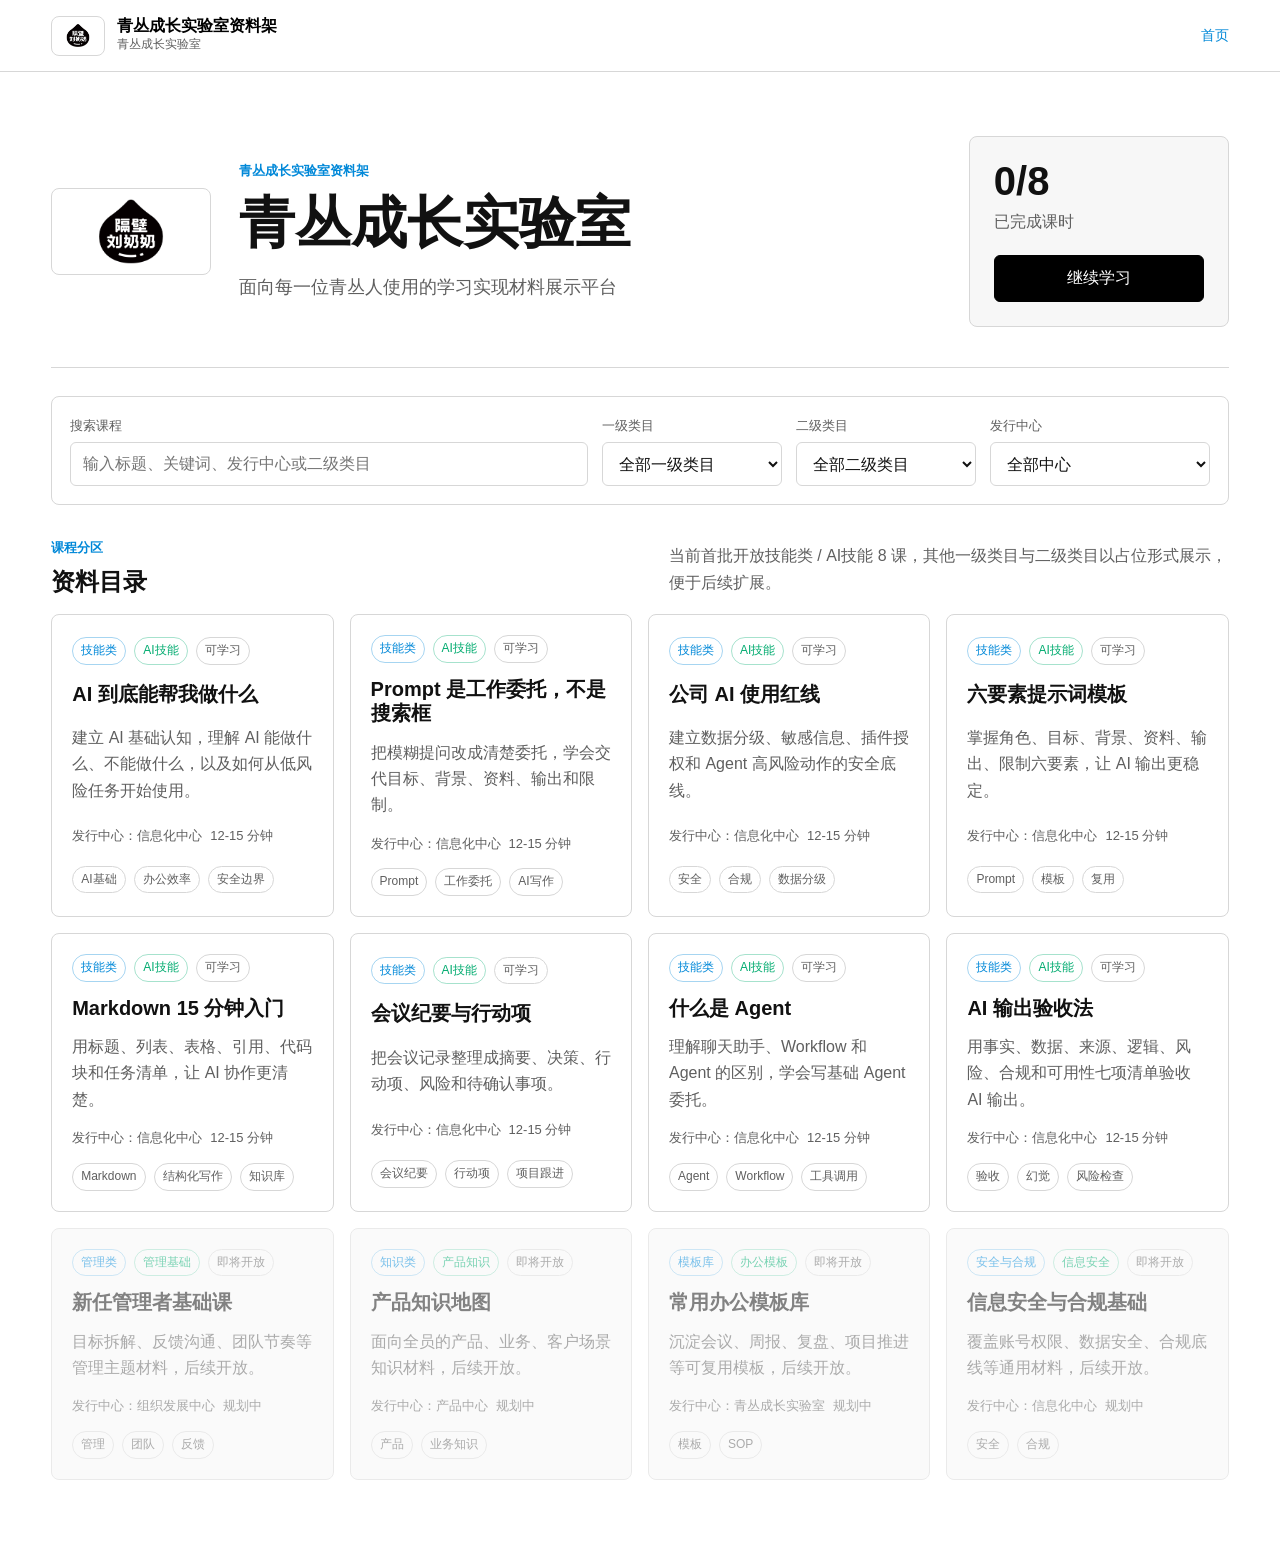
<file: index.html>
<!doctype html>
<html lang="zh-CN">
  <head>
    <meta charset="utf-8">
    <meta name="viewport" content="width=device-width, initial-scale=1">
    <title>青丛成长实验室资料架</title>
    <meta name="description" content="面向每一位青丛人使用的学习实现材料展示平台">
    <link rel="stylesheet" href="./assets/styles.css">
  </head>
  <body>
    <div id="app">
      <div class="boot">
        <img src="./assets/logo.png" alt="青丛成长实验室" class="boot-logo">
        <p>正在加载学习资料...</p>
      </div>
    </div>
    <div id="toast" class="toast" role="status" aria-live="polite"></div>
    <script type="module" src="./assets/app.mjs"></script>
  </body>
</html>
</file>
<file: assets/styles.css>
:root {
  --white: #ffffff;
  --black: #000000;
  --gray: #ebebeb;
  --gray-2: #f7f7f7;
  --gray-3: #9a9a9a;
  --red: #ef3340;
  --green: #00ab6f;
  --blue: #0088d8;
  --text: #111111;
  --muted: #5f5f5f;
  --line: #d7d7d7;
  --shadow: 0 12px 32px rgba(0, 0, 0, 0.08);
}

* {
  box-sizing: border-box;
}

html {
  scroll-behavior: smooth;
}

body {
  margin: 0;
  background: var(--white);
  color: var(--text);
  font-family: -apple-system, BlinkMacSystemFont, "Segoe UI", "Microsoft YaHei", "PingFang SC", sans-serif;
  line-height: 1.65;
}

button,
input,
select {
  font: inherit;
}

button {
  cursor: pointer;
}

a {
  color: var(--blue);
  text-decoration: none;
}

a:hover {
  text-decoration: underline;
}

.boot {
  min-height: 100vh;
  display: grid;
  place-items: center;
  gap: 16px;
  color: var(--muted);
}

.boot-logo {
  width: 112px;
}

.topbar {
  position: sticky;
  top: 0;
  z-index: 20;
  display: flex;
  align-items: center;
  justify-content: space-between;
  gap: 24px;
  min-height: 72px;
  padding: 14px clamp(20px, 4vw, 56px);
  background: rgba(255, 255, 255, 0.94);
  border-bottom: 1px solid var(--line);
  backdrop-filter: blur(12px);
}

.brand {
  display: inline-flex;
  align-items: center;
  gap: 12px;
  padding: 0;
  border: 0;
  background: transparent;
  color: var(--black);
  text-align: left;
}

.brand-logo {
  width: 54px;
  height: 40px;
  object-fit: contain;
  background: var(--white);
  border: 1px solid var(--line);
  border-radius: 8px;
  padding: 3px;
}

.brand strong {
  display: block;
  font-size: 16px;
  line-height: 1.2;
}

.brand small {
  display: block;
  color: var(--muted);
  font-size: 12px;
}

.topnav {
  display: flex;
  gap: 20px;
  font-size: 14px;
}

.home-page {
  padding: 32px clamp(20px, 4vw, 56px) 64px;
}

.hero {
  display: grid;
  grid-template-columns: minmax(0, 1fr) 260px;
  gap: 32px;
  align-items: stretch;
  padding: 32px 0 40px;
  border-bottom: 1px solid var(--line);
}

.hero-copy {
  display: flex;
  align-items: center;
  gap: 28px;
  min-width: 0;
}

.hero-logo {
  width: clamp(96px, 14vw, 160px);
  aspect-ratio: 1.84;
  object-fit: contain;
  background: var(--white);
  border: 1px solid var(--line);
  border-radius: 8px;
  padding: 10px;
}

.eyebrow {
  margin: 0 0 8px;
  color: var(--blue);
  font-size: 13px;
  font-weight: 700;
}

h1,
h2,
h3 {
  margin: 0;
  line-height: 1.22;
  letter-spacing: 0;
}

.hero h1 {
  font-size: clamp(32px, 5vw, 56px);
}

.hero-subtitle {
  max-width: 680px;
  margin: 16px 0 0;
  color: var(--muted);
  font-size: 18px;
}

.hero-panel {
  display: grid;
  align-content: center;
  gap: 8px;
  padding: 24px;
  border: 1px solid var(--line);
  border-radius: 8px;
  background: var(--gray-2);
}

.hero-panel strong {
  font-size: 40px;
  line-height: 1;
}

.hero-panel span {
  color: var(--muted);
}

.primary-action,
.lesson-tools button,
.lesson-pager button,
.back-link,
.code-card-head button {
  border: 1px solid var(--black);
  border-radius: 6px;
  background: var(--black);
  color: var(--white);
  padding: 9px 14px;
}

.primary-action {
  margin-top: 12px;
}

.controls {
  display: grid;
  grid-template-columns: minmax(220px, 1fr) 180px 180px 220px;
  gap: 14px;
  margin: 28px 0;
  padding: 18px;
  border: 1px solid var(--line);
  border-radius: 8px;
}

.controls label {
  display: grid;
  gap: 6px;
}

.controls span {
  color: var(--muted);
  font-size: 13px;
}

.controls input,
.controls select {
  width: 100%;
  min-height: 44px;
  border: 1px solid var(--line);
  border-radius: 6px;
  background: var(--white);
  color: var(--text);
  padding: 0 12px;
}

.section-title {
  display: flex;
  justify-content: space-between;
  gap: 24px;
  align-items: end;
  margin: 32px 0 18px;
}

.section-title p:last-child {
  max-width: 560px;
  margin: 0;
  color: var(--muted);
}

.course-grid {
  display: grid;
  grid-template-columns: repeat(auto-fill, minmax(270px, 1fr));
  gap: 16px;
}

.course-card {
  display: grid;
  gap: 14px;
  min-height: 250px;
  padding: 20px;
  border: 1px solid var(--line);
  border-radius: 8px;
  background: var(--white);
  transition: transform 160ms ease, box-shadow 160ms ease, border-color 160ms ease;
}

.course-card:not(.is-disabled):hover {
  transform: translateY(-2px);
  border-color: var(--blue);
  box-shadow: var(--shadow);
}

.course-card.is-disabled {
  cursor: not-allowed;
  opacity: 0.52;
  background: var(--gray-2);
}

.course-card-top,
.card-meta,
.tag-row,
.lesson-meta {
  display: flex;
  flex-wrap: wrap;
  gap: 8px;
  align-items: center;
}

.course-card h3 {
  font-size: 20px;
}

.course-card p {
  margin: 0;
  color: var(--muted);
}

.pill,
.status,
.tag-row span,
.lesson-meta span {
  display: inline-flex;
  align-items: center;
  min-height: 26px;
  padding: 3px 8px;
  border: 1px solid var(--line);
  border-radius: 999px;
  color: var(--muted);
  font-size: 12px;
}

.pill {
  color: var(--blue);
  border-color: rgba(0, 136, 216, 0.35);
}

.pill-secondary {
  color: var(--green);
  border-color: rgba(0, 171, 111, 0.35);
}

.status.is-done {
  color: var(--green);
  border-color: rgba(0, 171, 111, 0.35);
}

.card-meta {
  color: var(--muted);
  font-size: 13px;
}

.empty-state,
.error-page {
  padding: 28px;
  border: 1px dashed var(--line);
  border-radius: 8px;
  color: var(--muted);
}

.lesson-layout {
  display: grid;
  grid-template-columns: 260px minmax(0, 1fr) 250px;
  gap: 28px;
  padding: 28px clamp(20px, 4vw, 56px) 72px;
}

.lesson-sidebar,
.toc {
  position: sticky;
  top: 96px;
  align-self: start;
  max-height: calc(100vh - 120px);
  overflow: auto;
}

.back-link {
  width: 100%;
  margin-bottom: 18px;
  background: var(--white);
  color: var(--black);
}

.lesson-sidebar h2,
.toc h2 {
  margin: 0 0 12px;
  font-size: 15px;
}

.lesson-list {
  display: grid;
  gap: 8px;
}

.lesson-list button {
  display: grid;
  gap: 4px;
  width: 100%;
  padding: 12px;
  border: 1px solid var(--line);
  border-radius: 8px;
  background: var(--white);
  color: var(--text);
  text-align: left;
}

.lesson-list button.is-active {
  border-color: var(--blue);
  box-shadow: inset 4px 0 0 var(--blue);
}

.lesson-list span {
  color: var(--muted);
  font-size: 12px;
}

.lesson-main {
  min-width: 0;
}

.lesson-hero {
  padding-bottom: 22px;
  border-bottom: 1px solid var(--line);
}

.lesson-hero h1 {
  font-size: clamp(28px, 4vw, 44px);
}

.lesson-hero p:not(.eyebrow) {
  max-width: 760px;
  color: var(--muted);
}

.lesson-tools {
  position: sticky;
  top: 72px;
  z-index: 10;
  display: flex;
  flex-wrap: wrap;
  gap: 8px;
  padding: 14px 0;
  background: var(--white);
  border-bottom: 1px solid var(--line);
}

.lesson-tools button {
  background: var(--white);
  color: var(--black);
}

.lesson-tools button.is-active {
  background: var(--black);
  color: var(--white);
}

.lesson-tools button.is-complete {
  border-color: var(--green);
  background: var(--green);
  color: var(--white);
}

.lesson-content {
  max-width: 840px;
  padding-top: 22px;
}

.lesson-content h1 {
  display: none;
}

.lesson-content h2 {
  margin: 40px 0 14px;
  padding-top: 8px;
  font-size: 25px;
  border-top: 1px solid var(--line);
  scroll-margin-top: 132px;
}

.lesson-content h3 {
  margin: 28px 0 10px;
  font-size: 19px;
  scroll-margin-top: 132px;
}

.lesson-content p,
.lesson-content li {
  color: #222222;
}

.lesson-content blockquote {
  margin: 18px 0;
  padding: 16px 18px;
  border-left: 4px solid var(--blue);
  background: var(--gray-2);
  border-radius: 0 8px 8px 0;
}

.heading-memory {
  color: var(--blue);
}

.heading-risk {
  color: var(--red);
}

.heading-template {
  color: var(--blue);
}

.heading-practice {
  color: var(--black);
}

.heading-summary {
  color: var(--green);
}

.table-wrap {
  width: 100%;
  margin: 18px 0;
  overflow-x: auto;
  border: 1px solid var(--line);
  border-radius: 8px;
}

table {
  width: 100%;
  border-collapse: collapse;
  min-width: 560px;
}

th,
td {
  padding: 12px 14px;
  border-bottom: 1px solid var(--line);
  text-align: left;
  vertical-align: top;
}

th {
  background: var(--gray-2);
  font-weight: 700;
}

tr:last-child td {
  border-bottom: 0;
}

.code-card {
  margin: 18px 0;
  border: 1px solid var(--line);
  border-radius: 8px;
  overflow: hidden;
  background: var(--black);
}

.code-card-head {
  display: flex;
  justify-content: space-between;
  align-items: center;
  gap: 12px;
  min-height: 42px;
  padding: 8px 10px;
  border-bottom: 1px solid #333333;
  color: var(--gray);
}

.code-card-head button {
  padding: 5px 10px;
  border-color: var(--white);
}

pre {
  margin: 0;
  padding: 16px;
  overflow: auto;
  color: var(--white);
  font-size: 14px;
  line-height: 1.55;
}

code {
  font-family: "SFMono-Regular", Consolas, "Liberation Mono", monospace;
}

p code,
li code,
td code {
  padding: 2px 5px;
  border-radius: 4px;
  background: var(--gray);
  color: var(--black);
}

.lesson-intro-meta {
  display: grid;
  gap: 10px;
  margin: 0 0 28px;
  padding: 16px;
  border: 1px solid var(--line);
  border-radius: 8px;
  background: var(--gray-2);
}

.meta-item {
  display: grid;
  grid-template-columns: 116px minmax(0, 1fr);
  gap: 12px;
  align-items: start;
}

.meta-item span {
  color: var(--muted);
  font-size: 13px;
}

.meta-item strong {
  color: var(--text);
  font-weight: 600;
}

.answer {
  margin: 12px 0;
  padding: 12px 14px;
  border: 1px solid rgba(0, 171, 111, 0.4);
  border-radius: 8px;
  background: rgba(0, 171, 111, 0.06);
}

.answer summary {
  cursor: pointer;
  color: var(--green);
  font-weight: 700;
}

.task-item {
  list-style: none;
}

.task-item input {
  margin-right: 8px;
}

.toc {
  display: grid;
  gap: 8px;
  font-size: 14px;
}

.toc button {
  display: block;
  width: 100%;
  padding: 8px 10px;
  border: 0;
  border-left: 3px solid transparent;
  background: transparent;
  color: var(--muted);
  text-align: left;
}

.toc button.is-active {
  border-left-color: var(--blue);
  color: var(--blue);
  background: var(--gray-2);
}

.lesson-pager {
  display: flex;
  justify-content: space-between;
  gap: 12px;
  margin-top: 44px;
  padding-top: 20px;
  border-top: 1px solid var(--line);
}

.lesson-pager button {
  max-width: 48%;
}

.toast {
  position: fixed;
  left: 50%;
  bottom: 24px;
  z-index: 40;
  transform: translateX(-50%) translateY(20px);
  padding: 10px 14px;
  border-radius: 6px;
  background: var(--black);
  color: var(--white);
  opacity: 0;
  pointer-events: none;
  transition: opacity 160ms ease, transform 160ms ease;
}

.toast.is-visible {
  opacity: 1;
  transform: translateX(-50%) translateY(0);
}

@media (max-width: 1100px) {
  .lesson-layout {
    grid-template-columns: 220px minmax(0, 1fr);
  }

  .toc {
    display: none;
  }
}

@media (max-width: 760px) {
  .topbar,
  .topnav,
  .hero,
  .hero-copy,
  .section-title,
  .lesson-pager {
    display: grid;
  }

  .topbar {
    gap: 10px;
  }

  .topnav {
    grid-template-columns: repeat(3, max-content);
    overflow-x: auto;
  }

  .hero,
  .controls,
  .lesson-layout {
    grid-template-columns: 1fr;
  }

  .hero-copy {
    align-items: start;
  }

  .lesson-sidebar {
    position: static;
    max-height: none;
  }

  .lesson-list {
    grid-template-columns: repeat(2, minmax(0, 1fr));
  }

  .lesson-tools {
    top: 110px;
  }

  .lesson-pager button {
    max-width: 100%;
  }
}

@media print {
  .topbar,
  .lesson-sidebar,
  .lesson-tools,
  .toc,
  .lesson-pager,
  .code-card-head button {
    display: none !important;
  }

  .lesson-layout {
    display: block;
    padding: 0;
  }

  .lesson-content {
    max-width: none;
  }
}
</file>
